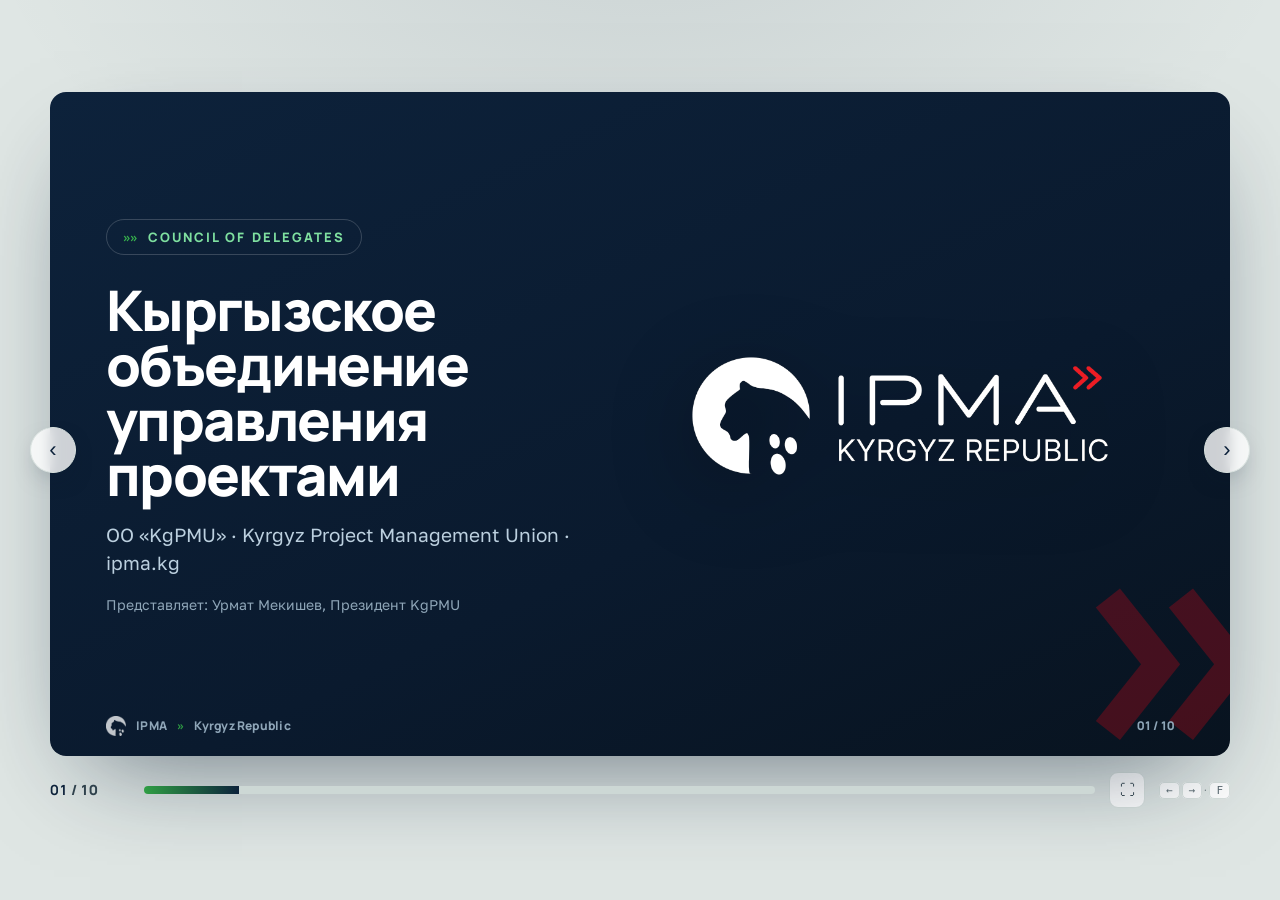
<file: presentations/index.html>
<!DOCTYPE html>
<html lang="ru">
<head>
<meta charset="UTF-8">
<meta http-equiv="refresh" content="0; url=IPMA_Kyrgyzstan_CoD_Presentation.html">
<title>IPMA Kyrgyz Republic · KgPMU · CoD</title>
<script>location.replace("IPMA_Kyrgyzstan_CoD_Presentation.html");</script>
</head>
<body>
<p><a href="IPMA_Kyrgyzstan_CoD_Presentation.html">Открыть презентацию →</a></p>
</body>
</html>
</file>
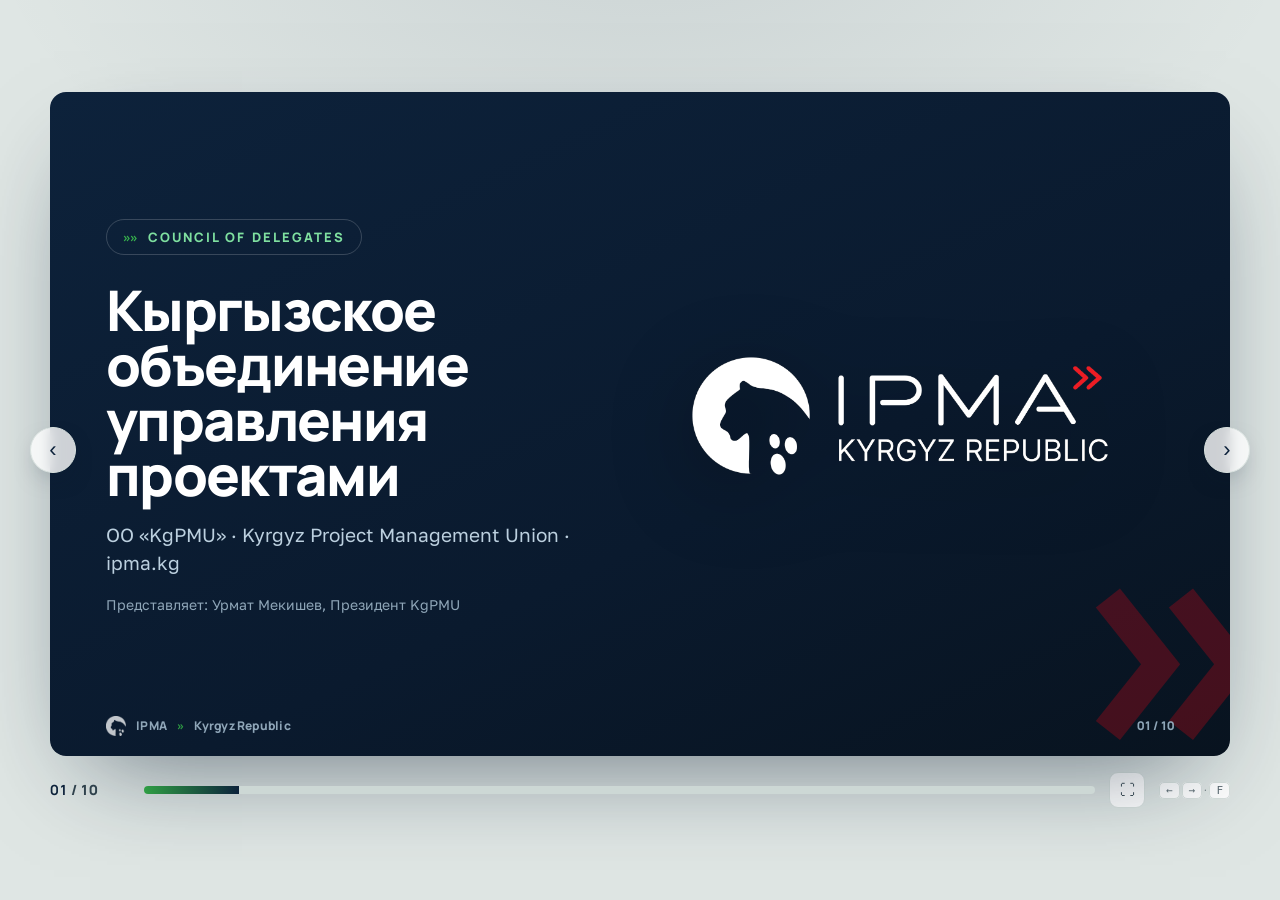
<file: presentations/01.html>
<!DOCTYPE html>
<html lang="ru"><head>
<meta charset="UTF-8">
<meta http-equiv="refresh" content="0; url=IPMA_Kyrgyzstan_CoD_Presentation.html#1">
<title>Слайд 01 · KgPMU</title>
<script>location.replace("IPMA_Kyrgyzstan_CoD_Presentation.html#1");</script>
</head><body><p><a href="IPMA_Kyrgyzstan_CoD_Presentation.html#1">Слайд 01 →</a></p></body></html>
</file>
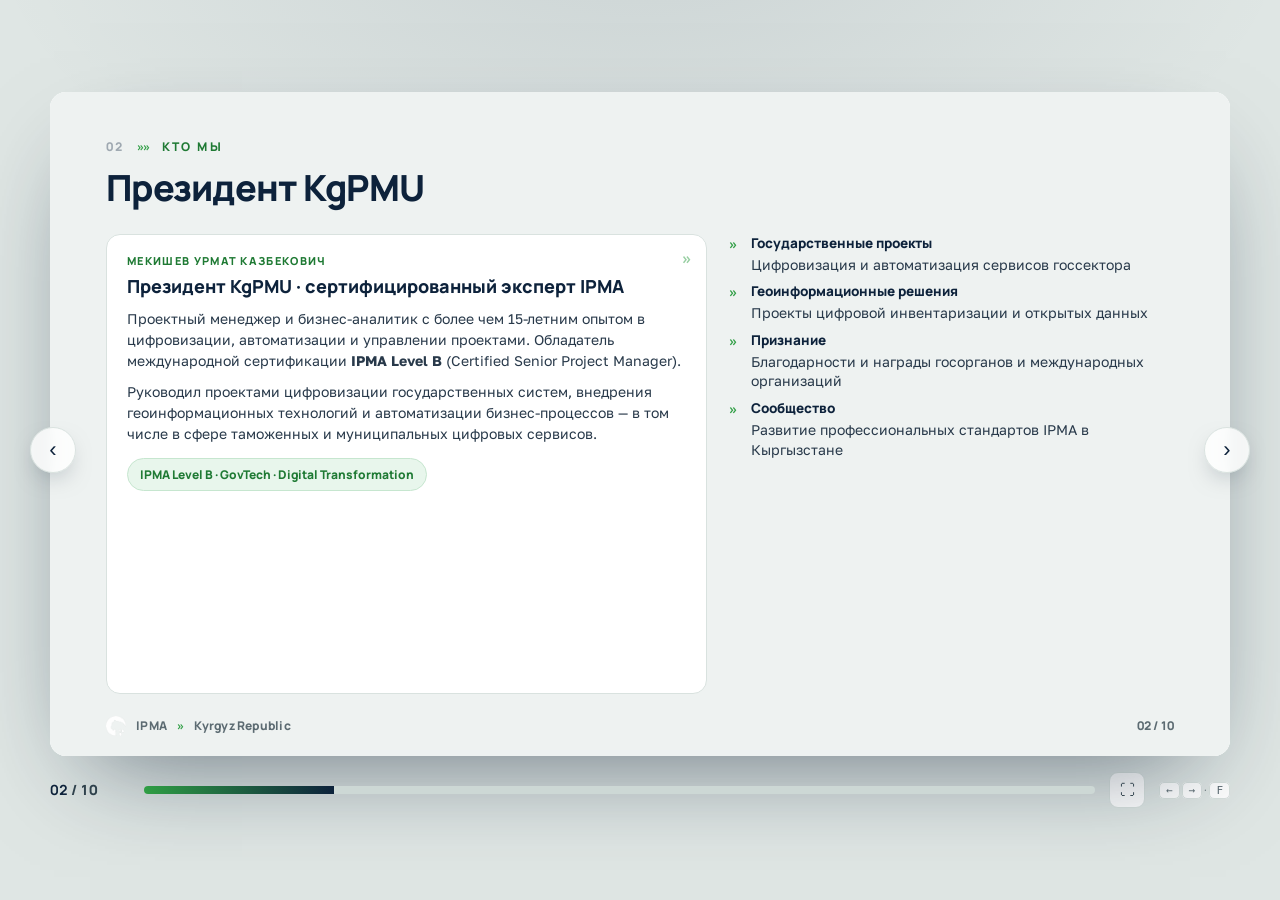
<file: presentations/02.html>
<!DOCTYPE html>
<html lang="ru"><head>
<meta charset="UTF-8">
<meta http-equiv="refresh" content="0; url=IPMA_Kyrgyzstan_CoD_Presentation.html#2">
<title>Слайд 02 · KgPMU</title>
<script>location.replace("IPMA_Kyrgyzstan_CoD_Presentation.html#2");</script>
</head><body><p><a href="IPMA_Kyrgyzstan_CoD_Presentation.html#2">Слайд 02 →</a></p></body></html>
</file>
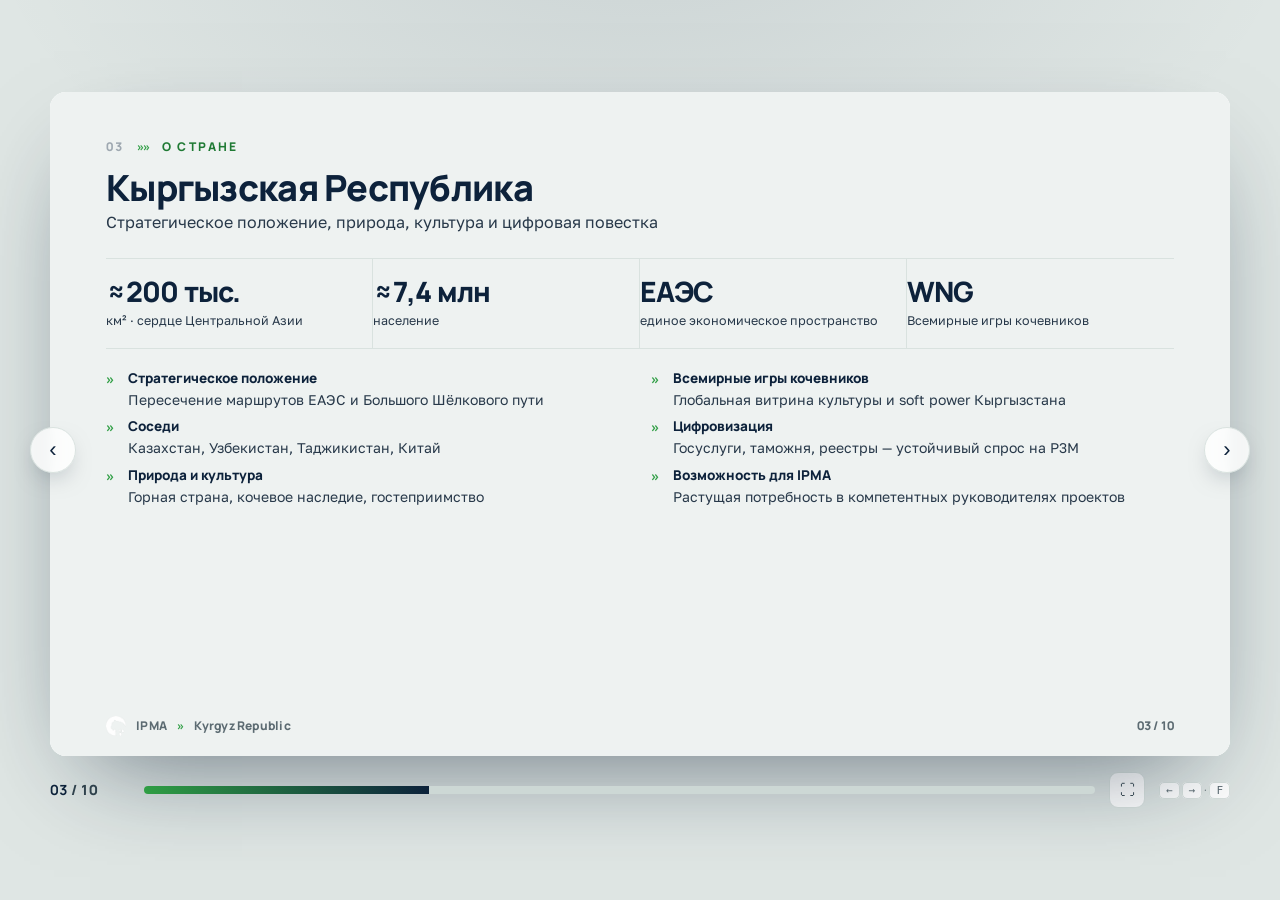
<file: presentations/03.html>
<!DOCTYPE html>
<html lang="ru"><head>
<meta charset="UTF-8">
<meta http-equiv="refresh" content="0; url=IPMA_Kyrgyzstan_CoD_Presentation.html#3">
<title>Слайд 03 · KgPMU</title>
<script>location.replace("IPMA_Kyrgyzstan_CoD_Presentation.html#3");</script>
</head><body><p><a href="IPMA_Kyrgyzstan_CoD_Presentation.html#3">Слайд 03 →</a></p></body></html>
</file>
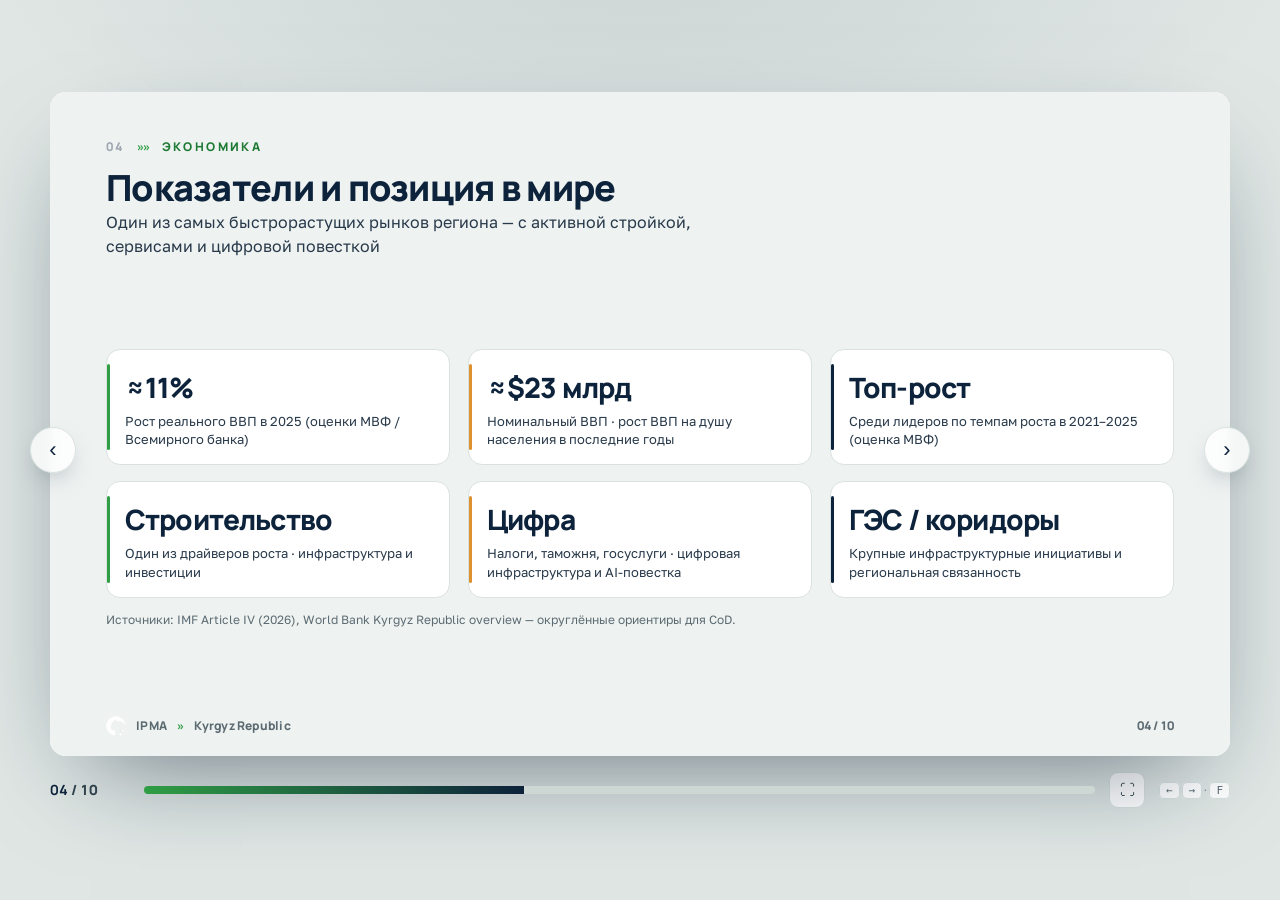
<file: presentations/04.html>
<!DOCTYPE html>
<html lang="ru"><head>
<meta charset="UTF-8">
<meta http-equiv="refresh" content="0; url=IPMA_Kyrgyzstan_CoD_Presentation.html#4">
<title>Слайд 04 · KgPMU</title>
<script>location.replace("IPMA_Kyrgyzstan_CoD_Presentation.html#4");</script>
</head><body><p><a href="IPMA_Kyrgyzstan_CoD_Presentation.html#4">Слайд 04 →</a></p></body></html>
</file>
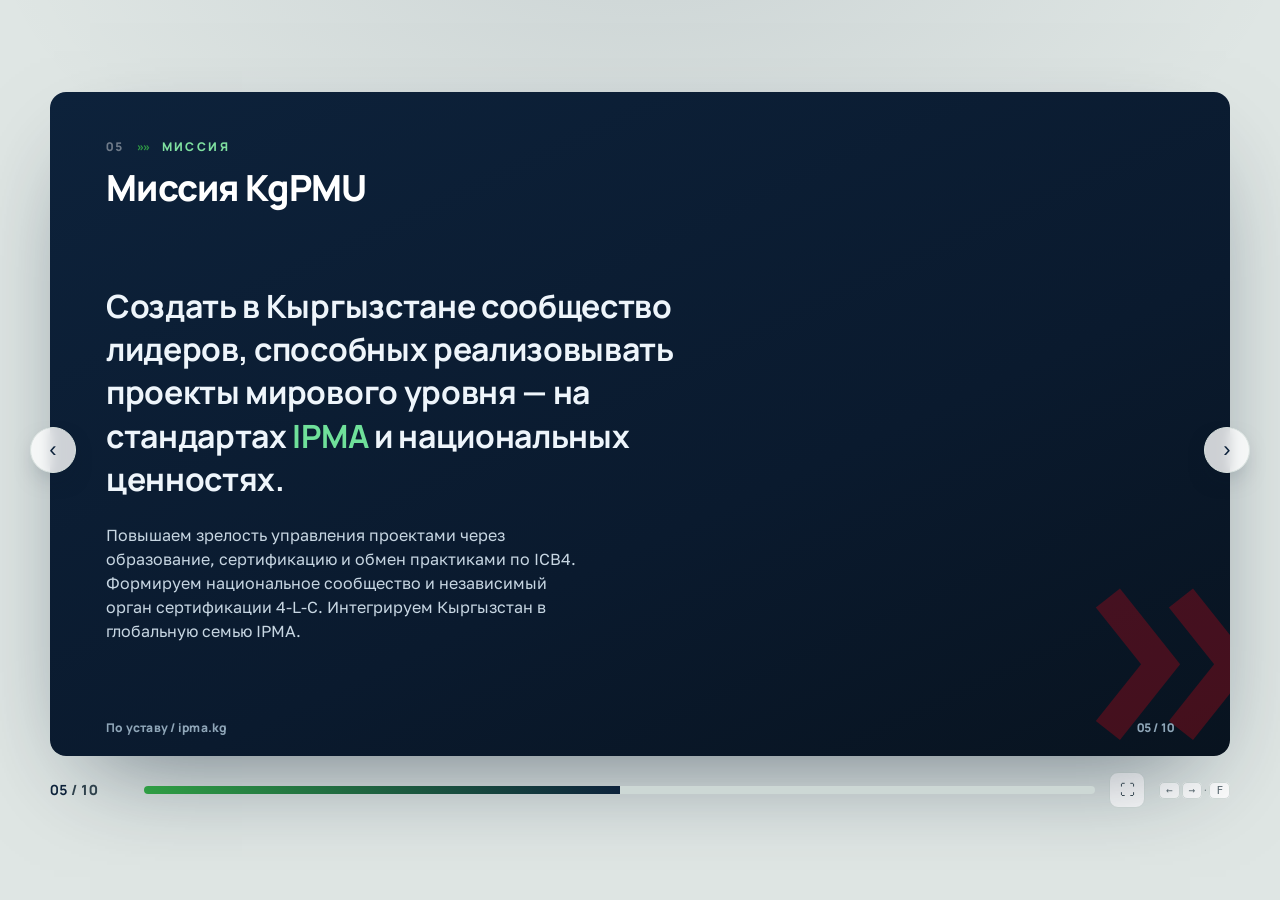
<file: presentations/05.html>
<!DOCTYPE html>
<html lang="ru"><head>
<meta charset="UTF-8">
<meta http-equiv="refresh" content="0; url=IPMA_Kyrgyzstan_CoD_Presentation.html#5">
<title>Слайд 05 · KgPMU</title>
<script>location.replace("IPMA_Kyrgyzstan_CoD_Presentation.html#5");</script>
</head><body><p><a href="IPMA_Kyrgyzstan_CoD_Presentation.html#5">Слайд 05 →</a></p></body></html>
</file>
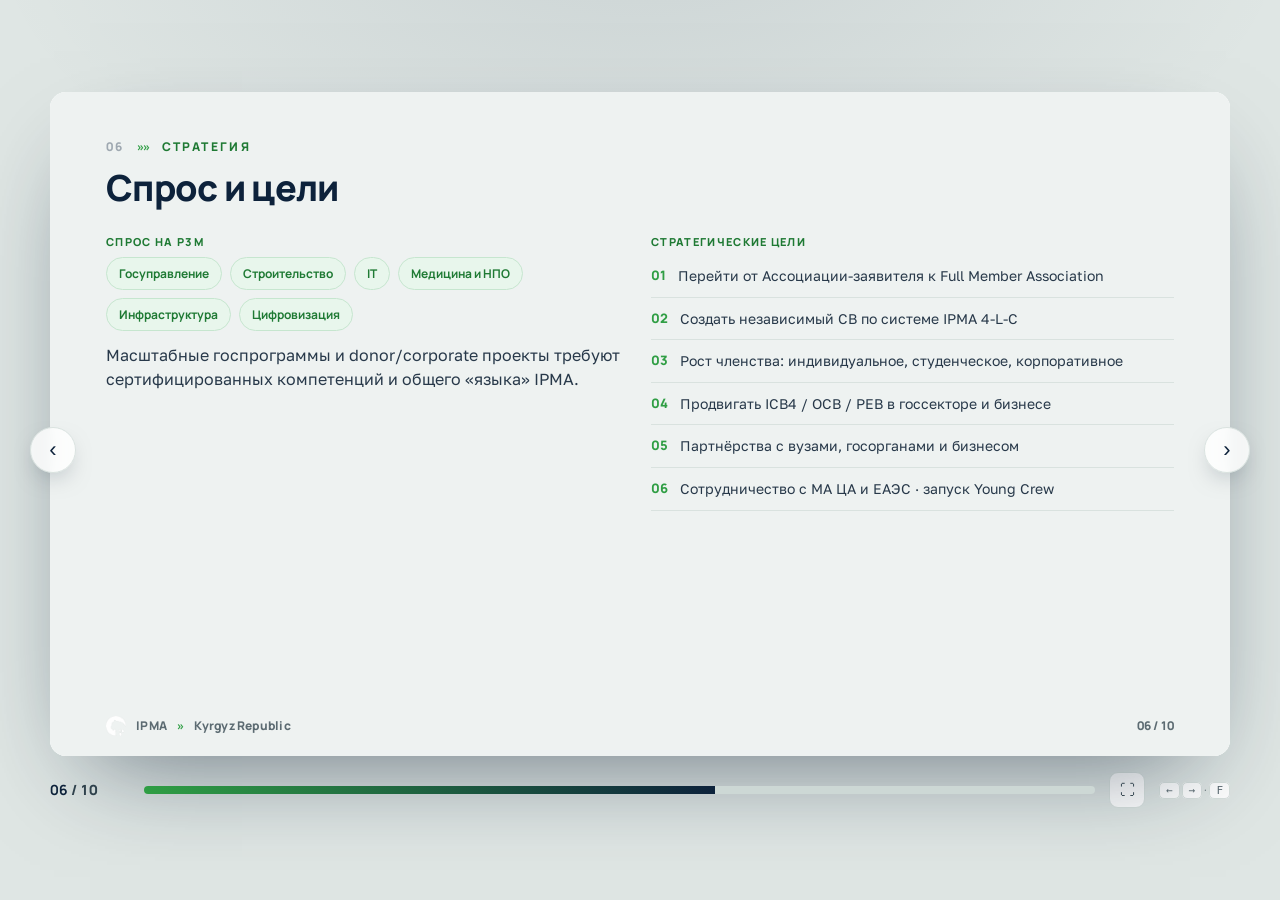
<file: presentations/06.html>
<!DOCTYPE html>
<html lang="ru"><head>
<meta charset="UTF-8">
<meta http-equiv="refresh" content="0; url=IPMA_Kyrgyzstan_CoD_Presentation.html#6">
<title>Слайд 06 · KgPMU</title>
<script>location.replace("IPMA_Kyrgyzstan_CoD_Presentation.html#6");</script>
</head><body><p><a href="IPMA_Kyrgyzstan_CoD_Presentation.html#6">Слайд 06 →</a></p></body></html>
</file>
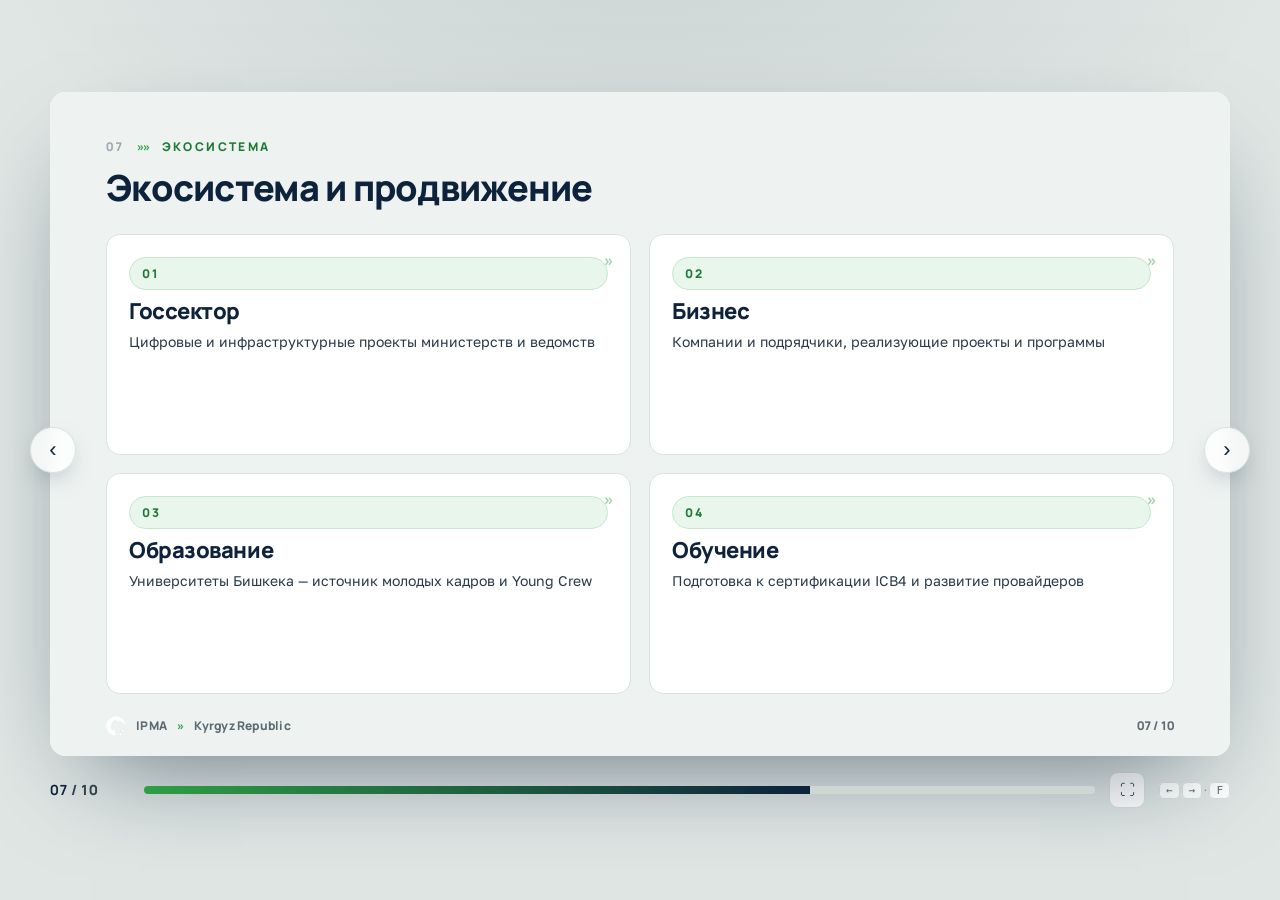
<file: presentations/07.html>
<!DOCTYPE html>
<html lang="ru"><head>
<meta charset="UTF-8">
<meta http-equiv="refresh" content="0; url=IPMA_Kyrgyzstan_CoD_Presentation.html#7">
<title>Слайд 07 · KgPMU</title>
<script>location.replace("IPMA_Kyrgyzstan_CoD_Presentation.html#7");</script>
</head><body><p><a href="IPMA_Kyrgyzstan_CoD_Presentation.html#7">Слайд 07 →</a></p></body></html>
</file>
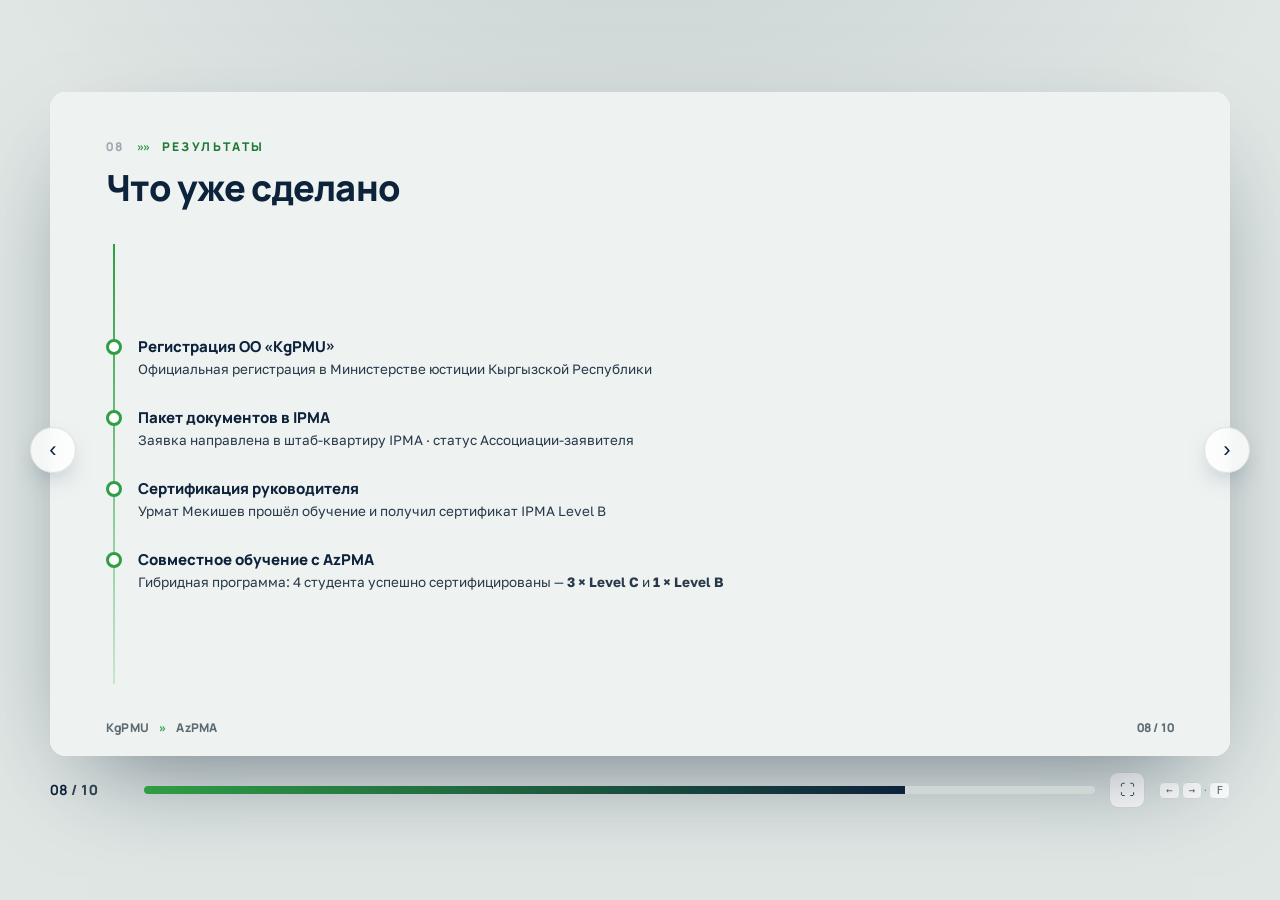
<file: presentations/08.html>
<!DOCTYPE html>
<html lang="ru"><head>
<meta charset="UTF-8">
<meta http-equiv="refresh" content="0; url=IPMA_Kyrgyzstan_CoD_Presentation.html#8">
<title>Слайд 08 · KgPMU</title>
<script>location.replace("IPMA_Kyrgyzstan_CoD_Presentation.html#8");</script>
</head><body><p><a href="IPMA_Kyrgyzstan_CoD_Presentation.html#8">Слайд 08 →</a></p></body></html>
</file>
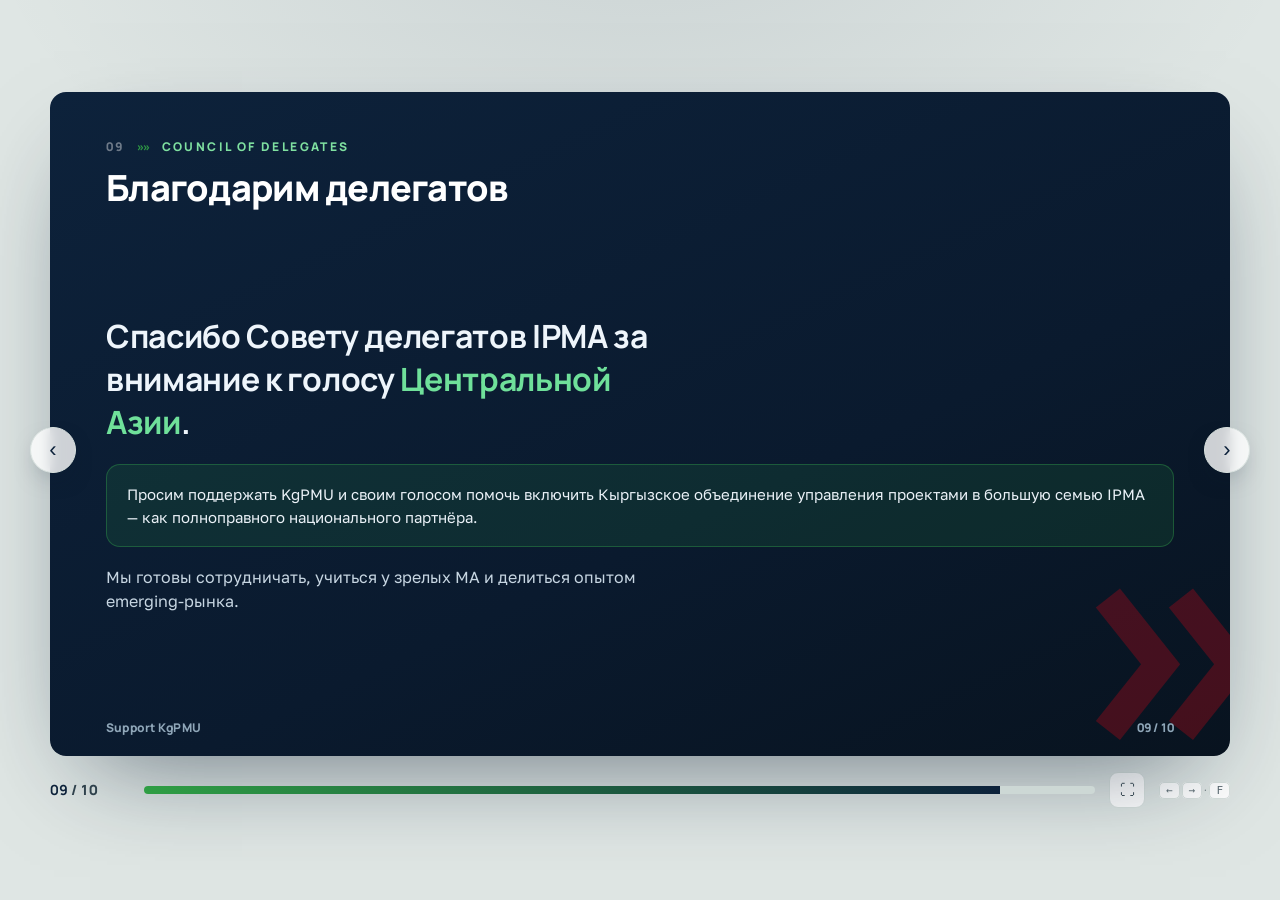
<file: presentations/09.html>
<!DOCTYPE html>
<html lang="ru"><head>
<meta charset="UTF-8">
<meta http-equiv="refresh" content="0; url=IPMA_Kyrgyzstan_CoD_Presentation.html#9">
<title>Слайд 09 · KgPMU</title>
<script>location.replace("IPMA_Kyrgyzstan_CoD_Presentation.html#9");</script>
</head><body><p><a href="IPMA_Kyrgyzstan_CoD_Presentation.html#9">Слайд 09 →</a></p></body></html>
</file>
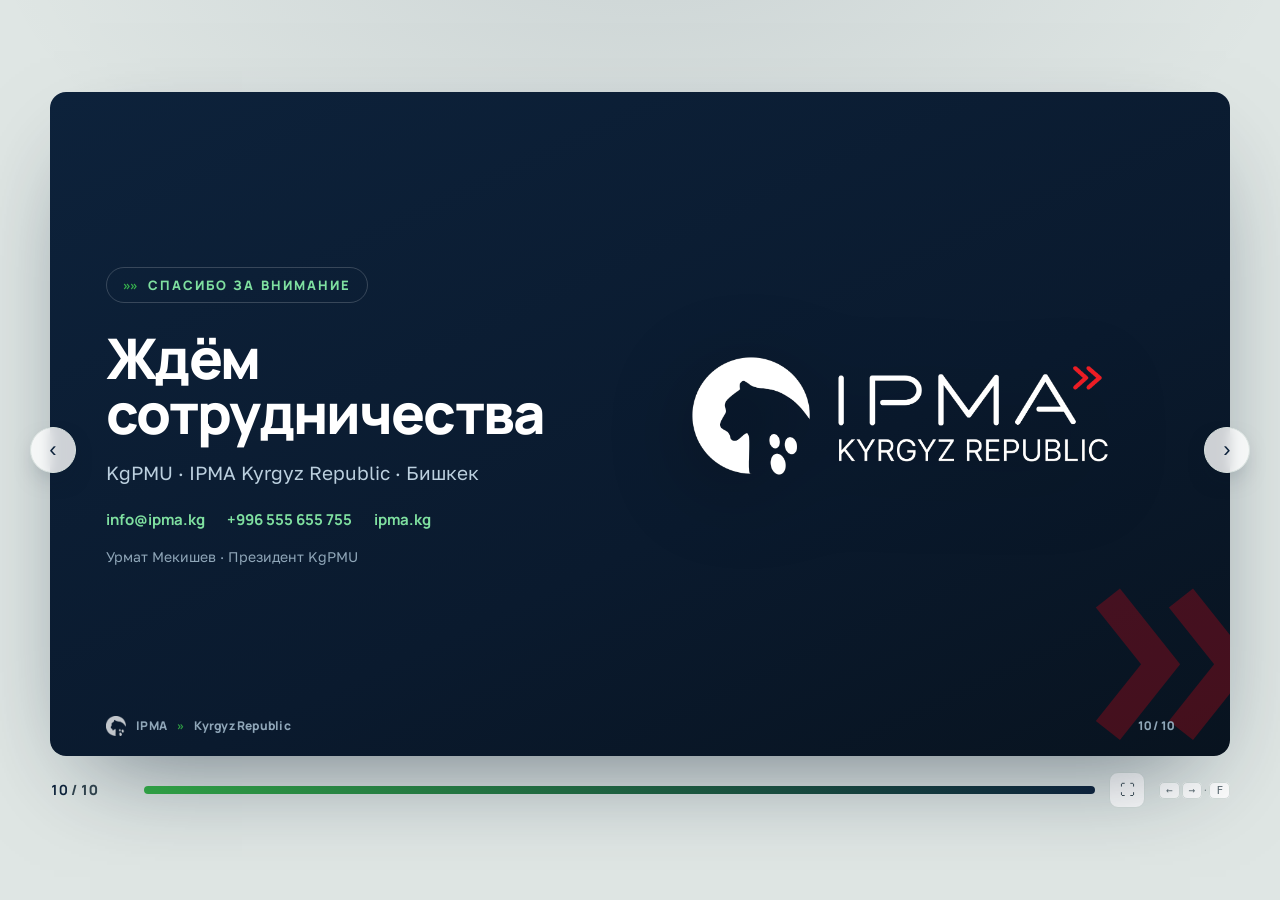
<file: presentations/10.html>
<!DOCTYPE html>
<html lang="ru"><head>
<meta charset="UTF-8">
<meta http-equiv="refresh" content="0; url=IPMA_Kyrgyzstan_CoD_Presentation.html#10">
<title>Слайд 10 · KgPMU</title>
<script>location.replace("IPMA_Kyrgyzstan_CoD_Presentation.html#10");</script>
</head><body><p><a href="IPMA_Kyrgyzstan_CoD_Presentation.html#10">Слайд 10 →</a></p></body></html>
</file>
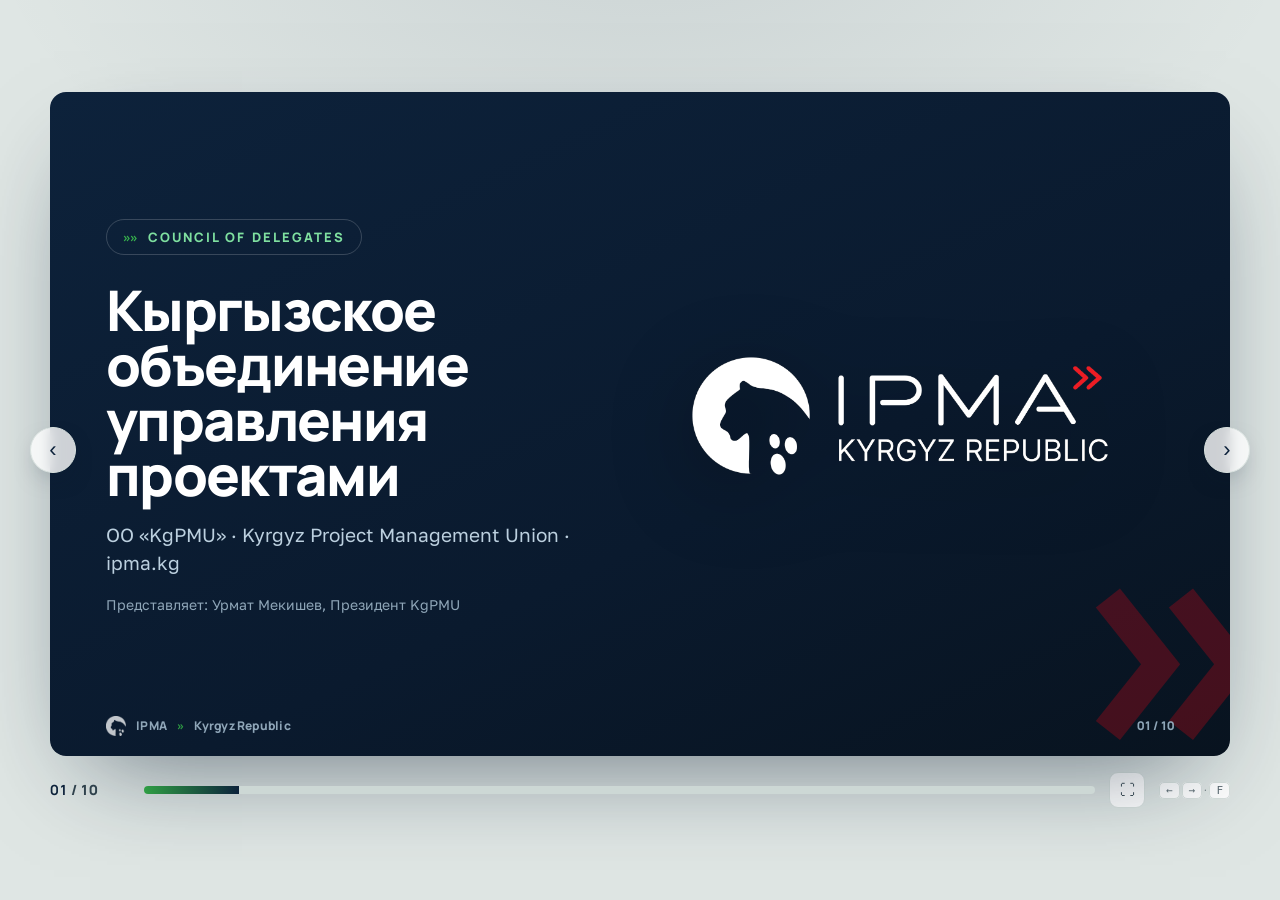
<file: presentations/IPMA_Kyrgyzstan_CoD_Presentation.html>
<!DOCTYPE html>
<html lang="ru">
<head>
<meta charset="UTF-8">
<meta name="viewport" content="width=device-width, initial-scale=1.0">
<title>IPMA Kyrgyz Republic · KgPMU · Council of Delegates</title>
<link rel="preconnect" href="https://fonts.googleapis.com">
<link rel="preconnect" href="https://fonts.gstatic.com" crossorigin>
<link href="https://fonts.googleapis.com/css2?family=Manrope:wght@600;700;800&family=Golos+Text:wght@400;500;600&display=swap&subset=cyrillic,cyrillic-ext,latin" rel="stylesheet">
<style>
:root{
  --ink:#0d223b; --ink2:#0a1a2e; --petrol:#123a4d; --green:#2f9e44; --green-d:#1f7a34;
  --paper:#eef2f1; --card:#ffffff; --line:#d9e2df; --muted:#5c6b72; --ink-soft:#28394a;
  --gold:#dd9130; --ipma-red:#E30613;
  --rail-h:52px; --deck-w:1180px; --deck-h:662.5px; --deck-scale:1;
}
*{box-sizing:border-box;margin:0;padding:0}
html{-webkit-text-size-adjust:100%;text-size-adjust:100%}
html,body{height:100%}
body{
  font-family:"Golos Text",system-ui,sans-serif;color:var(--ink);
  background:radial-gradient(1100px 620px at 50% -10%,#0d223b18 0,transparent 60%),#dfe6e4;
  display:flex;align-items:center;justify-content:center;min-height:100vh;overflow:hidden;
  -webkit-font-smoothing:antialiased;touch-action:manipulation;overscroll-behavior:none;
}
h1,h2,h3,.eyebrow,.big-num,.chip b,.pill,.brand,.kick,.pg,.counter,.stmt{font-family:"Manrope",sans-serif}

.stage{width:min(97vw,1180px);position:relative}
.frame{position:relative;aspect-ratio:16/9;border-radius:16px;overflow:hidden;background:var(--paper);
  box-shadow:0 40px 100px -40px rgba(9,26,46,.6),inset 0 0 0 1px #ffffff}
.slide{position:absolute;inset:0;display:none;flex-direction:column;padding:46px 56px 62px;overflow:hidden;
  background:var(--paper)}
.slide.active{display:flex;animation:fade .45s ease both}
@keyframes fade{from{opacity:0;transform:translateY(8px)}to{opacity:1;transform:none}}
@media (prefers-reduced-motion:reduce){.slide.active{animation:none}}

.eyebrow{display:flex;align-items:center;gap:12px;font-size:12px;letter-spacing:.2em;
  text-transform:uppercase;font-weight:800;color:var(--green-d);position:relative;z-index:2}
.eyebrow .no{font-variant-numeric:tabular-nums;color:var(--ink);opacity:.35}
.eyebrow .cx{color:var(--green);letter-spacing:-.05em;font-weight:800}
.slide h2{font-size:clamp(22px,3vw,36px);line-height:1.08;color:var(--ink);font-weight:800;
  letter-spacing:-.02em;margin:14px 0 2px;max-width:22ch;position:relative;z-index:2}
.lead{font-size:16px;color:var(--ink-soft);line-height:1.5;max-width:60ch;position:relative;z-index:2}
.body{flex:1;margin-top:24px;min-height:0;display:flex;flex-direction:column;justify-content:center;position:relative;z-index:2}

/* dark slides */
.slide.dark{background:linear-gradient(155deg,var(--ink) 0,var(--ink2) 60%,#08131f 100%);color:#eaf1f7}
.slide.dark h1,.slide.dark h2{color:#fff}
.slide.dark .eyebrow{color:#7fe0a0}
.slide.dark .eyebrow .no{color:#fff;opacity:.4}
.slide.dark .lead{color:#c7d6e2}
.slide.dark .stmt{font-weight:700;font-size:clamp(20px,2.6vw,32px);line-height:1.35;letter-spacing:-.01em;max-width:28ch;color:#eef5fb}
.slide.dark .stmt .hl{color:#6fe09a}

/* title / thanks */
.title-layout,.thanks-layout{display:grid;grid-template-columns:.95fr 1.05fr;align-items:center;gap:24px;
  flex:1;min-height:0;width:100%;position:relative;z-index:2}
.title-copy,.thanks-copy{display:flex;flex-direction:column;justify-content:center;min-height:0}
.kick{display:inline-flex;align-items:center;gap:10px;font-weight:800;font-size:13px;letter-spacing:.16em;
  text-transform:uppercase;color:#7fe0a0;border:1px solid #ffffff2e;padding:8px 16px;border-radius:30px;margin-bottom:28px;width:fit-content}
.kick .cx{color:#37b24d;letter-spacing:-.05em}
.slide.dark h1{font-size:clamp(30px,4.8vw,56px);font-weight:800;letter-spacing:-.03em;line-height:.98;color:#fff}
.slide.dark .sub{margin-top:18px;font-size:clamp(15px,1.7vw,19px);color:#bcd0df;max-width:40ch;line-height:1.5}
.slide.dark .who{margin-top:18px;font-size:14px;color:#8fa6b8}
.logo-plane{display:grid;place-items:center;height:100%;min-height:220px;position:relative}
.logo-plane img{width:min(100%,420px);filter:drop-shadow(0 18px 40px rgba(0,0,0,.35))}
.chevbg{position:absolute;right:-30px;bottom:-40px;font-family:"Manrope",sans-serif;font-weight:800;
  font-size:340px;line-height:1;color:#e3061345;letter-spacing:-.06em;pointer-events:none;user-select:none}

/* cards / lists */
.cols{display:grid;gap:22px;flex:1;align-items:stretch}
.c2{grid-template-columns:1.15fr .85fr}.c2eq{grid-template-columns:1fr 1fr}.c3{grid-template-columns:repeat(3,1fr)}
.card{background:var(--card);border:1px solid var(--line);border-radius:14px;padding:18px 20px;position:relative}
.card::after{content:"»";position:absolute;top:12px;right:14px;color:var(--green);font-weight:800;font-family:"Manrope";opacity:.5}
.card h3{font-size:15px;color:var(--ink);margin-bottom:7px;font-family:"Manrope";font-weight:800}
.card p,.card li{font-size:13.5px;line-height:1.45;color:var(--ink-soft)}
.src{font-size:11px;letter-spacing:.12em;text-transform:uppercase;color:var(--green-d);font-weight:800;font-family:"Manrope";margin-bottom:6px}
ul.ck{list-style:none;display:flex;flex-direction:column;gap:8px}
ul.ck li{position:relative;padding-left:22px;font-size:14px;line-height:1.4;color:var(--ink-soft)}
ul.ck li::before{content:"»";position:absolute;left:0;color:var(--green);font-weight:800;font-family:"Manrope"}
ul.ck li strong{display:block;color:var(--ink);font-size:13.5px;margin-bottom:2px;font-family:"Manrope";font-weight:800}

.person h3{font-size:18px;font-weight:800;font-family:"Manrope";margin-bottom:10px;color:var(--ink)}
.person p{font-size:14px;line-height:1.5;color:var(--ink-soft)}
.badge{display:inline-block;margin-top:14px;padding:7px 12px;border-radius:999px;background:#e8f6ec;
  color:var(--green-d);font-size:12px;font-weight:800;font-family:"Manrope";border:1px solid #c6e6cf}

/* stats / econ */
.stats{display:grid;grid-template-columns:repeat(4,1fr);gap:0;border-top:1px solid var(--line);border-bottom:1px solid var(--line)}
.stat{padding:18px 14px 18px 0;border-right:1px solid var(--line)}
.stat:last-child{border-right:none}
.stat .num{font-family:"Manrope";font-size:clamp(20px,2.5vw,28px);font-weight:800;letter-spacing:-.03em;color:var(--ink);line-height:1}
.stat .label{margin-top:8px;font-size:12.5px;color:var(--ink-soft);line-height:1.35}

.econ{display:grid;grid-template-columns:repeat(3,1fr);gap:18px}
.econ-item{background:var(--card);border:1px solid var(--line);border-radius:14px;padding:18px 18px 16px;position:relative}
.econ-item::before{content:"";position:absolute;left:0;top:14px;bottom:14px;width:3px;border-radius:2px;background:var(--green)}
.econ-item:nth-child(2)::before{background:var(--gold)}
.econ-item:nth-child(3)::before{background:var(--ink)}
.econ-item .v{font-family:"Manrope";font-weight:800;font-size:clamp(20px,2.4vw,28px);color:var(--ink);letter-spacing:-.03em}
.econ-item .l{margin-top:6px;font-size:13px;color:var(--ink-soft);line-height:1.4}
.note{margin-top:14px;font-size:12px;color:var(--muted)}

.tags{display:flex;flex-wrap:wrap;gap:8px;margin:8px 0 12px}
.tag{font-size:12px;font-weight:700;font-family:"Manrope";padding:7px 12px;border-radius:999px;
  background:#e8f6ec;color:var(--green-d);border:1px solid #c6e6cf}

.rule-list{list-style:none}
.rule-list li{display:grid;grid-template-columns:auto 1fr;gap:12px;padding:11px 0;border-bottom:1px solid var(--line);
  font-size:14px;line-height:1.4;color:var(--ink-soft)}
.rule-list .mark{font-family:"Manrope";font-weight:800;font-size:13px;color:var(--green)}

.pillars{display:grid;grid-template-columns:1fr 1fr;gap:18px}
.pillar{background:var(--card);border:1px solid var(--line);border-radius:14px;padding:22px;position:relative}
.pillar::after{content:"»";position:absolute;top:14px;right:16px;color:var(--green);font-weight:800;font-family:"Manrope";opacity:.45}
.pillar .tag{font-family:"Manrope";font-weight:800;letter-spacing:.14em;text-transform:uppercase;font-size:12px;color:var(--green-d)}
.pillar h3{font-family:"Manrope";font-weight:800;font-size:22px;color:var(--ink);letter-spacing:-.02em;margin:6px 0}
.pillar p{font-size:14px;line-height:1.45;color:var(--ink-soft)}

.timeline{position:relative;display:flex;flex-direction:column;gap:4px}
.timeline::before{content:"";position:absolute;left:7px;top:10px;bottom:10px;width:2px;background:linear-gradient(180deg,var(--green),#c6e6cf)}
.t-item{display:grid;grid-template-columns:16px 1fr;gap:16px;padding:12px 0;align-items:start}
.t-item .dot{width:16px;height:16px;border-radius:50%;background:#fff;border:3px solid var(--green);z-index:1;margin-top:3px}
.t-item strong{display:block;font-size:15px;font-weight:800;font-family:"Manrope";color:var(--ink);margin-bottom:3px}
.t-item p{font-size:13.5px;color:var(--ink-soft);line-height:1.4}

.ask-box{margin-top:20px;padding:18px 20px;border-radius:14px;border:1px solid #c6e6cf;background:#e8f6ec}
.ask-box p{font-size:15px;line-height:1.5;color:var(--ink)}
.contacts{display:flex;flex-wrap:wrap;gap:10px 22px;margin-top:22px}
.contacts a,.contacts span{font-family:"Manrope";font-weight:700;font-size:15px;color:#7fe0a0;text-decoration:none}

.foot{position:absolute;left:56px;right:56px;bottom:20px;display:flex;align-items:center;justify-content:space-between;z-index:6}
.foot .brand{display:flex;align-items:center;gap:10px;font-family:"Manrope";font-weight:800;font-size:12px;color:var(--muted);letter-spacing:.02em}
.foot .brand img{height:20px;opacity:.9}
.foot .brand .cx{color:var(--green)}
.slide.dark .foot .brand{color:#8fa6b8}
.slide.dark .foot .brand img{filter:brightness(0) invert(1);opacity:.75}
.foot .pg{font-family:"Manrope";font-weight:800;font-size:12px;color:var(--muted);font-variant-numeric:tabular-nums}
.slide.dark .foot .pg{color:#8fa6b8}

/* nav — redesign style */
.arrow-btn{position:absolute;top:50%;transform:translateY(-50%);z-index:30;width:46px;height:46px;
  border-radius:50%;border:1px solid var(--line);background:#ffffffcc;backdrop-filter:blur(6px);
  color:var(--ink);cursor:pointer;font-size:22px;display:grid;place-items:center;
  box-shadow:0 10px 26px -12px rgba(9,26,46,.5);transition:transform .15s,background .15s,color .15s;
  -webkit-tap-highlight-color:transparent;touch-action:manipulation;user-select:none}
.arrow-btn:hover{background:var(--ink);color:#fff;transform:translateY(-50%) scale(1.07)}
.arrow-btn:focus-visible{outline:3px solid var(--green);outline-offset:2px}
.prev{left:-20px}.next{right:-20px}
.rail{margin-top:16px;display:flex;align-items:center;gap:14px}
.counter{font-family:"Manrope";font-weight:800;font-size:14px;color:#33454f;min-width:80px;font-variant-numeric:tabular-nums}
.counter b{color:#0d223b}
.track{flex:1;height:8px;border-radius:6px;background:#cdd8d5;cursor:pointer;position:relative;overflow:hidden}
.track .fill{position:absolute;inset:0;width:0;background:linear-gradient(90deg,var(--green),var(--ink));transition:width .3s}
.tools{display:flex;gap:8px}
.tool{width:36px;height:36px;border-radius:9px;border:1px solid var(--line);background:#fff;color:#33454f;
  cursor:pointer;display:grid;place-items:center;font-size:15px;transition:background .15s,color .15s}
.tool:hover{background:var(--ink);color:#fff}
.hint{font-size:12px;color:#5c6b72;white-space:nowrap;font-family:"Manrope"}
.hint kbd{background:#fff;border:1px solid var(--line);border-radius:5px;padding:1px 6px;font-size:11px}

/* fullscreen */
html:fullscreen,html:-webkit-full-screen{overflow:hidden}
html:fullscreen body,html:-webkit-full-screen body,html.fs body{
  display:flex;align-items:center;justify-content:center;width:100vw;height:100vh;min-height:100vh;overflow:hidden;padding:0;background:#0a1420}
html:fullscreen .stage,html:-webkit-full-screen .stage,html.fs .stage{
  width:min(100vw,calc((100vh - var(--rail-h)) * 16 / 9));
  height:min(calc(100vh - var(--rail-h)),calc(100vw * 9 / 16));
  max-width:100vw;max-height:calc(100vh - var(--rail-h));
  display:flex;flex-direction:column;min-height:0}
html:fullscreen .frame,html:-webkit-full-screen .frame,html.fs .frame{
  flex:1;width:100%;height:100%;min-height:0;aspect-ratio:unset;border-radius:0;box-shadow:none;position:relative;overflow:hidden}
html:fullscreen .frame:has(.slide.dark.active),html.fs .frame:has(.slide.dark.active){
  background:linear-gradient(155deg,var(--ink) 0,var(--ink2) 60%,#08131f 100%)}
html:fullscreen .slide,html.fs .slide{
  width:var(--deck-w);height:var(--deck-h);inset:auto;left:50%;top:50%;padding:46px 56px 62px;
  transform:translate(-50%,-50%) scale(var(--deck-scale,1));transform-origin:center center}
html:fullscreen .slide.active,html.fs .slide.active{animation:fadeFs .45s ease both}
@keyframes fadeFs{
  from{opacity:0;transform:translate(-50%,-50%) scale(var(--deck-scale,1)) translateY(8px)}
  to{opacity:1;transform:translate(-50%,-50%) scale(var(--deck-scale,1)) translateY(0)}}
html:fullscreen .rail,html.fs .rail{
  --rail-h:52px;flex-shrink:0;margin-top:0;padding:8px 14px 10px;height:var(--rail-h);
  box-sizing:border-box;background:rgba(238,242,241,.96);border-top:1px solid var(--line)}
html:fullscreen .arrow-btn.prev,html.fs .arrow-btn.prev{left:10px}
html:fullscreen .arrow-btn.next,html.fs .arrow-btn.next{right:10px}
html:fullscreen .hint,html.fs .hint{display:none}
html:fullscreen .chevbg,html.fs .chevbg{font-size:min(340px,42vh)}

@media(max-width:860px){
  .slide{padding:26px 26px 54px}.foot{left:26px;right:26px}
  .prev{left:6px}.next{right:6px}.hint{display:none}
  .title-layout,.thanks-layout,.cols,.c2,.c2eq,.c3,.pillars,.stats,.econ{grid-template-columns:1fr!important}
  .stat{border-right:none;border-bottom:1px solid var(--line)}
}
</style>
</head>
<body>
<div class="stage">
  <button class="arrow-btn prev" id="prev" aria-label="Назад" type="button">‹</button>
  <div class="frame" id="frame">

    <!-- 01 Title -->
    <section class="slide dark title active">
      <div class="title-layout">
        <div class="title-copy">
          <span class="kick"><span class="cx">»»</span> Council of Delegates</span>
          <h1>Кыргызское объединение управления проектами</h1>
          <p class="sub">ОО «KgPMU» · Kyrgyz Project Management Union · ipma.kg</p>
          <p class="who">Представляет: Урмат Мекишев, Президент KgPMU</p>
        </div>
        <div class="logo-plane"><img src="assets/ipma-kr-logo-white.png" alt="IPMA Kyrgyz Republic"></div>
      </div>
      <div class="chevbg">»</div>
      <div class="foot"><div class="brand"><img src="assets/ipma-kr-emblem.png" alt=""> IPMA <span class="cx">»</span> Kyrgyz Republic</div><div class="pg">01 / 10</div></div>
    </section>

    <!-- 02 Who -->
    <section class="slide">
      <div class="eyebrow"><span class="no">02</span><span class="cx">»»</span> Кто мы</div>
      <h2>Президент KgPMU</h2>
      <div class="body cols c2">
        <article class="card person">
          <div class="src">Мекишев Урмат Казбекович</div>
          <h3>Президент KgPMU · сертифицированный эксперт IPMA</h3>
          <p>Проектный менеджер и бизнес-аналитик с более чем 15-летним опытом в цифровизации, автоматизации и управлении проектами. Обладатель международной сертификации <b>IPMA Level B</b> (Certified Senior Project Manager).</p>
          <p style="margin-top:10px">Руководил проектами цифровизации государственных систем, внедрения геоинформационных технологий и автоматизации бизнес-процессов — в том числе в сфере таможенных и муниципальных цифровых сервисов.</p>
          <span class="badge">IPMA Level B · GovTech · Digital Transformation</span>
        </article>
        <ul class="ck">
          <li><strong>Государственные проекты</strong>Цифровизация и автоматизация сервисов госсектора</li>
          <li><strong>Геоинформационные решения</strong>Проекты цифровой инвентаризации и открытых данных</li>
          <li><strong>Признание</strong>Благодарности и награды госорганов и международных организаций</li>
          <li><strong>Сообщество</strong>Развитие профессиональных стандартов IPMA в Кыргызстане</li>
        </ul>
      </div>
      <div class="foot"><div class="brand"><img src="assets/ipma-kr-emblem.png" alt=""> IPMA <span class="cx">»</span> Kyrgyz Republic</div><div class="pg">02 / 10</div></div>
    </section>

    <!-- 03 Country -->
    <section class="slide">
      <div class="eyebrow"><span class="no">03</span><span class="cx">»»</span> О стране</div>
      <h2>Кыргызская Республика</h2>
      <p class="lead">Стратегическое положение, природа, культура и цифровая повестка</p>
      <div class="body">
        <div class="stats">
          <div class="stat"><div class="num">≈200 тыс.</div><div class="label">км² · сердце Центральной Азии</div></div>
          <div class="stat"><div class="num">≈7,4 млн</div><div class="label">население</div></div>
          <div class="stat"><div class="num">ЕАЭС</div><div class="label">единое экономическое пространство</div></div>
          <div class="stat"><div class="num">WNG</div><div class="label">Всемирные игры кочевников</div></div>
        </div>
        <div class="cols c2eq" style="margin-top:20px">
          <ul class="ck">
            <li><strong>Стратегическое положение</strong>Пересечение маршрутов ЕАЭС и Большого Шёлкового пути</li>
            <li><strong>Соседи</strong>Казахстан, Узбекистан, Таджикистан, Китай</li>
            <li><strong>Природа и культура</strong>Горная страна, кочевое наследие, гостеприимство</li>
          </ul>
          <ul class="ck">
            <li><strong>Всемирные игры кочевников</strong>Глобальная витрина культуры и soft power Кыргызстана</li>
            <li><strong>Цифровизация</strong>Госуслуги, таможня, реестры — устойчивый спрос на P3M</li>
            <li><strong>Возможность для IPMA</strong>Растущая потребность в компетентных руководителях проектов</li>
          </ul>
        </div>
      </div>
      <div class="foot"><div class="brand"><img src="assets/ipma-kr-emblem.png" alt=""> IPMA <span class="cx">»</span> Kyrgyz Republic</div><div class="pg">03 / 10</div></div>
    </section>

    <!-- 04 Economy -->
    <section class="slide">
      <div class="eyebrow"><span class="no">04</span><span class="cx">»»</span> Экономика</div>
      <h2>Показатели и позиция в мире</h2>
      <p class="lead">Один из самых быстрорастущих рынков региона — с активной стройкой, сервисами и цифровой повесткой</p>
      <div class="body">
        <div class="econ">
          <div class="econ-item"><div class="v">≈11%</div><div class="l">Рост реального ВВП в 2025 (оценки МВФ / Всемирного банка)</div></div>
          <div class="econ-item"><div class="v">≈$23 млрд</div><div class="l">Номинальный ВВП · рост ВВП на душу населения в последние годы</div></div>
          <div class="econ-item"><div class="v">Топ‑рост</div><div class="l">Среди лидеров по темпам роста в 2021–2025 (оценка МВФ)</div></div>
        </div>
        <div class="econ" style="margin-top:16px">
          <div class="econ-item"><div class="v">Строительство</div><div class="l">Один из драйверов роста · инфраструктура и инвестиции</div></div>
          <div class="econ-item"><div class="v">Цифра</div><div class="l">Налоги, таможня, госуслуги · цифровая инфраструктура и AI-повестка</div></div>
          <div class="econ-item"><div class="v">ГЭС / коридоры</div><div class="l">Крупные инфраструктурные инициативы и региональная связанность</div></div>
        </div>
        <p class="note">Источники: IMF Article IV (2026), World Bank Kyrgyz Republic overview — округлённые ориентиры для CoD.</p>
      </div>
      <div class="foot"><div class="brand"><img src="assets/ipma-kr-emblem.png" alt=""> IPMA <span class="cx">»</span> Kyrgyz Republic</div><div class="pg">04 / 10</div></div>
    </section>

    <!-- 05 Mission -->
    <section class="slide dark">
      <div class="eyebrow"><span class="no">05</span><span class="cx">»»</span> Миссия</div>
      <h2>Миссия KgPMU</h2>
      <div class="body">
        <p class="stmt">Создать в Кыргызстане сообщество лидеров, способных реализовывать проекты мирового уровня — на стандартах <span class="hl">IPMA</span> и национальных ценностях.</p>
        <p class="lead" style="margin-top:22px;max-width:48ch">Повышаем зрелость управления проектами через образование, сертификацию и обмен практиками по ICB4. Формируем национальное сообщество и независимый орган сертификации 4‑L‑C. Интегрируем Кыргызстан в глобальную семью IPMA.</p>
      </div>
      <div class="chevbg">»</div>
      <div class="foot"><div class="brand">По уставу / ipma.kg</div><div class="pg">05 / 10</div></div>
    </section>

    <!-- 06 Strategy -->
    <section class="slide">
      <div class="eyebrow"><span class="no">06</span><span class="cx">»»</span> Стратегия</div>
      <h2>Спрос и цели</h2>
      <div class="body cols c2eq">
        <div>
          <div class="src">Спрос на P3M</div>
          <div class="tags">
            <span class="tag">Госуправление</span><span class="tag">Строительство</span><span class="tag">IT</span>
            <span class="tag">Медицина и НПО</span><span class="tag">Инфраструктура</span><span class="tag">Цифровизация</span>
          </div>
          <p class="lead" style="max-width:none">Масштабные госпрограммы и donor/corporate проекты требуют сертифицированных компетенций и общего «языка» IPMA.</p>
        </div>
        <div>
          <div class="src">Стратегические цели</div>
          <ul class="rule-list">
            <li><span class="mark">01</span>Перейти от Ассоциации-заявителя к Full Member Association</li>
            <li><span class="mark">02</span>Создать независимый CB по системе IPMA 4‑L‑C</li>
            <li><span class="mark">03</span>Рост членства: индивидуальное, студенческое, корпоративное</li>
            <li><span class="mark">04</span>Продвигать ICB4 / OCB / PEB в госсекторе и бизнесе</li>
            <li><span class="mark">05</span>Партнёрства с вузами, госорганами и бизнесом</li>
            <li><span class="mark">06</span>Сотрудничество с MA ЦА и ЕАЭС · запуск Young Crew</li>
          </ul>
        </div>
      </div>
      <div class="foot"><div class="brand"><img src="assets/ipma-kr-emblem.png" alt=""> IPMA <span class="cx">»</span> Kyrgyz Republic</div><div class="pg">06 / 10</div></div>
    </section>

    <!-- 07 Ecosystem -->
    <section class="slide">
      <div class="eyebrow"><span class="no">07</span><span class="cx">»»</span> Экосистема</div>
      <h2>Экосистема и продвижение</h2>
      <div class="body pillars">
        <div class="pillar"><div class="tag">01</div><h3>Госсектор</h3><p>Цифровые и инфраструктурные проекты министерств и ведомств</p></div>
        <div class="pillar"><div class="tag">02</div><h3>Бизнес</h3><p>Компании и подрядчики, реализующие проекты и программы</p></div>
        <div class="pillar"><div class="tag">03</div><h3>Образование</h3><p>Университеты Бишкека — источник молодых кадров и Young Crew</p></div>
        <div class="pillar"><div class="tag">04</div><h3>Обучение</h3><p>Подготовка к сертификации ICB4 и развитие провайдеров</p></div>
      </div>
      <div class="foot"><div class="brand"><img src="assets/ipma-kr-emblem.png" alt=""> IPMA <span class="cx">»</span> Kyrgyz Republic</div><div class="pg">07 / 10</div></div>
    </section>

    <!-- 08 Done -->
    <section class="slide">
      <div class="eyebrow"><span class="no">08</span><span class="cx">»»</span> Результаты</div>
      <h2>Что уже сделано</h2>
      <div class="body timeline">
        <div class="t-item"><div class="dot"></div><div><strong>Регистрация ОО «KgPMU»</strong><p>Официальная регистрация в Министерстве юстиции Кыргызской Республики</p></div></div>
        <div class="t-item"><div class="dot"></div><div><strong>Пакет документов в IPMA</strong><p>Заявка направлена в штаб-квартиру IPMA · статус Ассоциации-заявителя</p></div></div>
        <div class="t-item"><div class="dot"></div><div><strong>Сертификация руководителя</strong><p>Урмат Мекишев прошёл обучение и получил сертификат IPMA Level B</p></div></div>
        <div class="t-item"><div class="dot"></div><div><strong>Совместное обучение с AzPMA</strong><p>Гибридная программа: 4 студента успешно сертифицированы — <b>3 × Level C</b> и <b>1 × Level B</b></p></div></div>
      </div>
      <div class="foot"><div class="brand">KgPMU <span class="cx">»</span> AzPMA</div><div class="pg">08 / 10</div></div>
    </section>

    <!-- 09 Ask -->
    <section class="slide dark">
      <div class="eyebrow"><span class="no">09</span><span class="cx">»»</span> Council of Delegates</div>
      <h2>Благодарим делегатов</h2>
      <div class="body">
        <p class="stmt">Спасибо Совету делегатов IPMA за внимание к голосу <span class="hl">Центральной Азии</span>.</p>
        <div class="ask-box" style="background:rgba(55,178,77,.12);border-color:rgba(55,178,77,.35)">
          <p style="color:#eaf1f7">Просим поддержать KgPMU и своим голосом помочь включить Кыргызское объединение управления проектами в большую семью IPMA — как полноправного национального партнёра.</p>
        </div>
        <p class="lead" style="margin-top:18px">Мы готовы сотрудничать, учиться у зрелых MA и делиться опытом emerging-рынка.</p>
      </div>
      <div class="chevbg">»</div>
      <div class="foot"><div class="brand">Support KgPMU</div><div class="pg">09 / 10</div></div>
    </section>

    <!-- 10 Thanks -->
    <section class="slide dark thanks">
      <div class="thanks-layout">
        <div class="thanks-copy">
          <span class="kick"><span class="cx">»»</span> Спасибо за внимание</span>
          <h1>Ждём сотрудничества</h1>
          <p class="sub">KgPMU · IPMA Kyrgyz Republic · Бишкек</p>
          <div class="contacts">
            <a href="mailto:info@ipma.kg">info@ipma.kg</a>
            <span>+996 555 655 755</span>
            <a href="https://ipma.kg">ipma.kg</a>
          </div>
          <p class="who">Урмат Мекишев · Президент KgPMU</p>
        </div>
        <div class="logo-plane"><img src="assets/ipma-kr-logo-white.png" alt="IPMA Kyrgyz Republic"></div>
      </div>
      <div class="chevbg">»</div>
      <div class="foot"><div class="brand"><img src="assets/ipma-kr-emblem.png" alt=""> IPMA <span class="cx">»</span> Kyrgyz Republic</div><div class="pg">10 / 10</div></div>
    </section>
  </div>

  <button class="arrow-btn next" id="next" aria-label="Вперёд" type="button">›</button>

  <div class="rail">
    <div class="counter"><b id="cur">01</b> / <span id="tot">10</span></div>
    <div class="track" id="track"><div class="fill" id="fill"></div></div>
    <div class="tools">
      <button class="tool" id="fs" type="button" title="Полный экран (F)" aria-label="Полный экран">⛶</button>
    </div>
    <div class="hint"><kbd>←</kbd> <kbd>→</kbd> · <kbd>F</kbd></div>
  </div>
</div>

<script>
(function(){
  const slides=[...document.querySelectorAll('.slide')];
  const total=slides.length, cur=document.getElementById('cur'), fill=document.getElementById('fill');
  document.getElementById('tot').textContent=String(total).padStart(2,'0');
  const pgs=[...document.querySelectorAll('.foot .pg')];
  let i=0;
  function go(n){
    i=Math.max(0,Math.min(total-1,n));
    slides.forEach((s,idx)=>s.classList.toggle('active',idx===i));
    cur.textContent=String(i+1).padStart(2,'0');
    fill.style.width=((i+1)/total*100)+'%';
    pgs.forEach((p,idx)=>{if(idx===i)p.textContent=String(i+1).padStart(2,'0')+' / '+String(total).padStart(2,'0');});
    requestAnimationFrame(syncDeckScale);
  }
  const next=()=>go(i+1), prev=()=>go(i-1);
  document.getElementById('next').addEventListener('click',next);
  document.getElementById('prev').addEventListener('click',prev);
  document.getElementById('track').addEventListener('click',e=>{
    const r=e.currentTarget.getBoundingClientRect();
    go(Math.floor((e.clientX-r.left)/r.width*total));
  });
  document.getElementById('fs').addEventListener('click',()=>{
    const el=document.documentElement;
    if(!document.fullscreenElement){(el.requestFullscreen||el.webkitRequestFullscreen).call(el);}
    else{(document.exitFullscreen||document.webkitExitFullscreen).call(document);}
  });
  function syncFs(){document.documentElement.classList.toggle('fs',!!document.fullscreenElement);syncDeckScale();}
  function syncDeckScale(){
    const frame=document.getElementById('frame');
    const r=frame.getBoundingClientRect();
    const fs=!!document.fullscreenElement;
    const scale=fs?Math.min(r.width/1180,r.height/662.5):1;
    document.documentElement.style.setProperty('--deck-scale',String(scale));
  }
  document.addEventListener('fullscreenchange',syncFs);
  document.addEventListener('webkitfullscreenchange',syncFs);
  window.addEventListener('resize',syncDeckScale);
  syncDeckScale();
  document.addEventListener('keydown',e=>{
    if(['ArrowRight','ArrowDown','PageDown',' '].includes(e.key)){e.preventDefault();next();}
    if(['ArrowLeft','ArrowUp','PageUp'].includes(e.key)){e.preventDefault();prev();}
    if(e.key==='f'||e.key==='F'){document.getElementById('fs').click();}
    if(e.key==='Home'){e.preventDefault();go(0);}
    if(e.key==='End'){e.preventDefault();go(total-1);}
  });
  let tx=null;
  document.addEventListener('touchstart',e=>{tx=e.touches[0].clientX},{passive:true});
  document.addEventListener('touchend',e=>{
    if(tx==null)return; const dx=e.changedTouches[0].clientX-tx;
    if(Math.abs(dx)>60){(dx<0?next:prev)();} tx=null;
  },{passive:true});
  const hash=location.hash.replace('#','');
  const start=parseInt(hash,10);
  go((start>=1&&start<=total)?start-1:0);
})();
</script>
</body>
</html>
</file>
